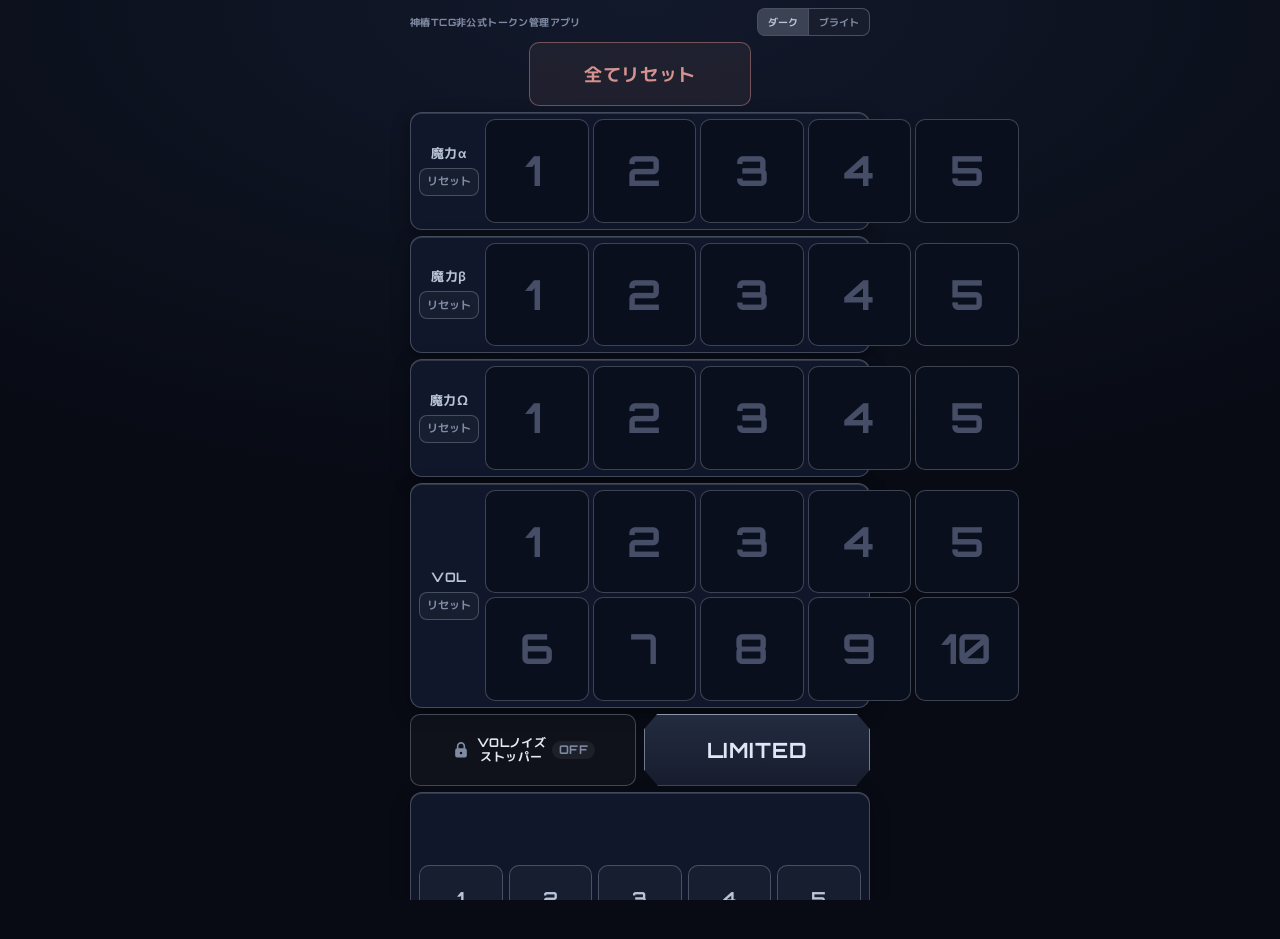
<file: index.html>
<!doctype html>
<html lang="ja">
<head>
<meta charset="utf-8">
<meta name="viewport" content="width=device-width, initial-scale=1, viewport-fit=cover, user-scalable=no">
<meta name="theme-color" content="#0b0c11">
<meta name="apple-mobile-web-app-capable" content="yes">
<meta name="mobile-web-app-capable" content="yes">
<meta name="apple-mobile-web-app-status-bar-style" content="black-translucent">
<meta name="apple-mobile-web-app-title" content="トークン管理">
<link rel="manifest" href="manifest.webmanifest">
<link rel="icon" href="icons/icon-192.png" type="image/png">
<link rel="apple-touch-icon" href="icons/apple-touch-icon.png">
<link rel="stylesheet" href="style.css">
<script>
// 初回描画前に配色を適用(ちらつき防止)。保存が無ければダーク
try { document.documentElement.dataset.theme = localStorage.getItem("tcg-token-theme") === "bright" ? "bright" : "dark"; }
catch (e) { document.documentElement.dataset.theme = "dark"; }
</script>
<title>神椿TCG非公式トークン管理</title>
</head>
<body>

<!-- トークン画像はここで一括定義(差し替え時はこの symbol を編集) -->
<svg width="0" height="0" style="position:absolute" aria-hidden="true">
  <defs>
    <!-- 彩度を抑えた色 + 左上からのやわらかい光で立体感を出す -->
    <radialGradient id="g-alpha" cx="35%" cy="30%" r="80%"><stop offset="0" stop-color="#e6a5b0"/><stop offset="1" stop-color="#bf7482"/></radialGradient>
    <radialGradient id="g-beta" cx="35%" cy="30%" r="80%"><stop offset="0" stop-color="#9ccbe4"/><stop offset="1" stop-color="#5f98b9"/></radialGradient>
    <radialGradient id="g-omega" cx="35%" cy="30%" r="80%"><stop offset="0" stop-color="#a38ddb"/><stop offset="1" stop-color="#6c54a8"/></radialGradient>
    <radialGradient id="g-vol" cx="35%" cy="30%" r="80%"><stop offset="0" stop-color="#ecc569"/><stop offset="1" stop-color="#b98d32"/></radialGradient>
    <!-- VOLノイズストッパーON中、未獲得のVOL位置に出す錠前 -->
    <symbol id="ic-lock" viewBox="0 0 24 24"><path d="M8 10.5V7.5a4 4 0 0 1 8 0v3" fill="none" stroke="currentColor" stroke-width="2" stroke-linecap="round"/><path fill="currentColor" fill-rule="evenodd" d="M7.5 10h9a2.5 2.5 0 0 1 2.5 2.5v6a2.5 2.5 0 0 1-2.5 2.5h-9A2.5 2.5 0 0 1 5 18.5v-6A2.5 2.5 0 0 1 7.5 10zM12 14a1.5 1.5 0 1 0 0 3a1.5 1.5 0 1 0 0-3z"/></symbol>
    <symbol id="tk-alpha" viewBox="0 0 100 100">
      <circle cx="50" cy="50" r="46" fill="url(#g-alpha)"/><circle cx="50" cy="50" r="45" fill="none" stroke="#fff" stroke-opacity=".22" stroke-width="1.5"/>
    </symbol>
    <symbol id="tk-beta" viewBox="0 0 100 100">
      <circle cx="50" cy="50" r="46" fill="url(#g-beta)"/><circle cx="50" cy="50" r="45" fill="none" stroke="#fff" stroke-opacity=".22" stroke-width="1.5"/>
    </symbol>
    <symbol id="tk-omega" viewBox="0 0 100 100">
      <circle cx="50" cy="50" r="46" fill="url(#g-omega)"/><circle cx="50" cy="50" r="45" fill="none" stroke="#fff" stroke-opacity=".22" stroke-width="1.5"/>
    </symbol>
    <symbol id="tk-vol" viewBox="0 0 100 100">
      <circle cx="50" cy="50" r="46" fill="url(#g-vol)"/><circle cx="50" cy="50" r="45" fill="none" stroke="#fff" stroke-opacity=".25" stroke-width="1.5"/>
    </symbol>
  </defs>
</svg>

<main id="app">
  <header class="head">
    <h1 class="title">神椿TCG非公式トークン管理アプリ</h1>
    <div class="theme-switch" role="group" aria-label="配色">
      <button type="button" data-theme="dark" aria-pressed="true">ダーク</button>
      <button type="button" data-theme="bright" aria-pressed="false">ブライト</button>
    </div>
  </header>

  <div class="topbar">
    <div class="undo-count" id="undoCount" hidden>
      <svg viewBox="0 0 44 44" aria-hidden="true"><circle class="ring" cx="22" cy="22" r="19" pathLength="100"/></svg>
      <span id="undoNum"></span>
    </div>
    <button id="resetAll" class="btn reset-all" type="button">全てリセット</button>
    <button id="undo" class="btn undo" type="button" hidden>元に戻す</button>
  </div>

  <section id="tokens"></section>

  <div class="mid">
    <button id="noise" class="btn noise" type="button" aria-pressed="false">
      <svg class="noise-icon" viewBox="0 0 24 24" aria-hidden="true"><mask id="lock-hole"><rect width="24" height="24" fill="#fff"/><circle cx="12" cy="15.5" r="1.5" fill="#000"/></mask><path d="M8 10.5V7.5a4 4 0 0 1 8 0v3" fill="none" stroke="currentColor" stroke-width="2" stroke-linecap="round"/><rect x="5" y="10" width="14" height="11" rx="2.5" fill="currentColor" mask="url(#lock-hole)"/></svg>
      <span class="noise-text">VOLノイズ<br>ストッパー</span>
      <span class="noise-state">OFF</span>
    </button>
    <button id="limited" class="limited" type="button" aria-pressed="false">
      <span class="limited-text">LIMITED</span>
      <span class="limited-used">使用済</span>
    </button>
  </div>

  <section class="panel dice" id="dice">
    <div class="dice-top">
      <div class="dice-result" id="diceResult" aria-live="polite"></div>
      <div class="dice-total" id="diceTotal"></div>
    </div>
    <div class="dice-btns" id="diceBtns"></div>
  </section>
</main>

<script src="app.js"></script>
</body>
</html>
</file>
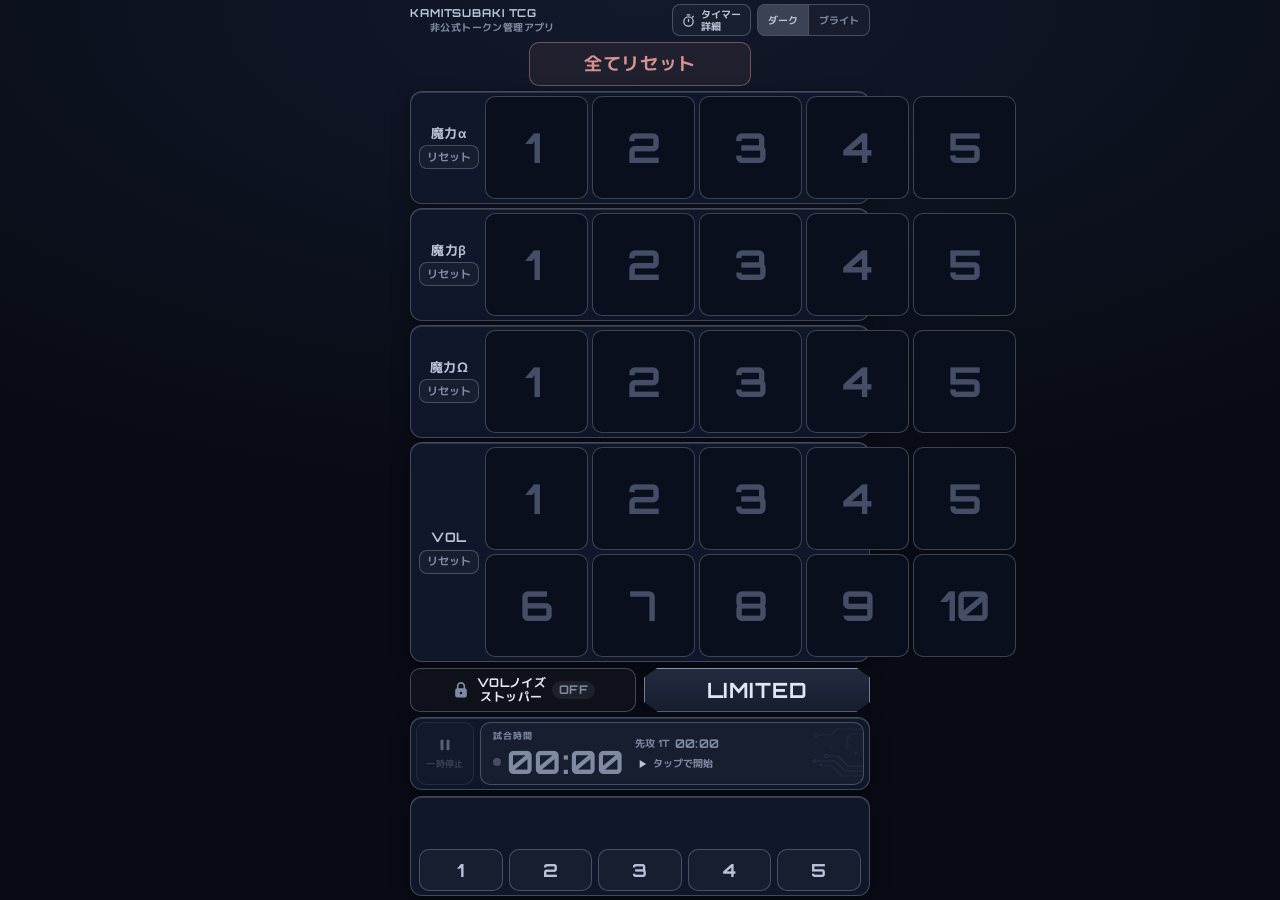
<file: timer/index.html>
<!doctype html>
<html lang="ja">
<head>
<meta charset="utf-8">
<meta name="viewport" content="width=device-width, initial-scale=1, viewport-fit=cover, maximum-scale=1, user-scalable=no">
<meta name="theme-color" content="#0b0c11">
<meta name="apple-mobile-web-app-capable" content="yes">
<meta name="mobile-web-app-capable" content="yes">
<meta name="apple-mobile-web-app-status-bar-style" content="black-translucent">
<meta name="apple-mobile-web-app-title" content="KCG タイマー+">
<link rel="manifest" href="manifest.webmanifest">
<link rel="icon" href="../icons/icon-192.png" type="image/png">
<link rel="apple-touch-icon" href="../icons/apple-touch-icon.png">
<link rel="stylesheet" href="style.css">
<link rel="stylesheet" href="timer.css">
<script>
// 初回描画前に配色を適用(ちらつき防止)。保存が無ければダーク
try { document.documentElement.dataset.theme = localStorage.getItem("tcg-timer-theme") === "bright" ? "bright" : "dark"; }
catch (e) { document.documentElement.dataset.theme = "dark"; }
</script>
<title>KCG タイマー+</title>
</head>
<body>

<!-- トークン画像はここで一括定義(差し替え時はこの symbol を編集) -->
<svg width="0" height="0" style="position:absolute" aria-hidden="true">
  <defs>
    <!-- 彩度を抑えた色 + 左上からのやわらかい光で立体感を出す -->
    <radialGradient id="g-alpha" cx="35%" cy="30%" r="80%"><stop offset="0" stop-color="#e6a5b0"/><stop offset="1" stop-color="#bf7482"/></radialGradient>
    <radialGradient id="g-beta" cx="35%" cy="30%" r="80%"><stop offset="0" stop-color="#9ccbe4"/><stop offset="1" stop-color="#5f98b9"/></radialGradient>
    <radialGradient id="g-omega" cx="35%" cy="30%" r="80%"><stop offset="0" stop-color="#a38ddb"/><stop offset="1" stop-color="#6c54a8"/></radialGradient>
    <radialGradient id="g-vol" cx="35%" cy="30%" r="80%"><stop offset="0" stop-color="#ecc569"/><stop offset="1" stop-color="#b98d32"/></radialGradient>
    <!-- VOLノイズストッパーON中、未獲得のVOL位置に出す錠前 -->
    <symbol id="ic-lock" viewBox="0 0 24 24"><path d="M8 10.5V7.5a4 4 0 0 1 8 0v3" fill="none" stroke="currentColor" stroke-width="2" stroke-linecap="round"/><path fill="currentColor" fill-rule="evenodd" d="M7.5 10h9a2.5 2.5 0 0 1 2.5 2.5v6a2.5 2.5 0 0 1-2.5 2.5h-9A2.5 2.5 0 0 1 5 18.5v-6A2.5 2.5 0 0 1 7.5 10zM12 14a1.5 1.5 0 1 0 0 3a1.5 1.5 0 1 0 0-3z"/></symbol>
    <symbol id="tk-alpha" viewBox="0 0 100 100">
      <circle cx="50" cy="50" r="46" fill="url(#g-alpha)"/><circle cx="50" cy="50" r="45" fill="none" stroke="#fff" stroke-opacity=".22" stroke-width="1.5"/>
    </symbol>
    <symbol id="tk-beta" viewBox="0 0 100 100">
      <circle cx="50" cy="50" r="46" fill="url(#g-beta)"/><circle cx="50" cy="50" r="45" fill="none" stroke="#fff" stroke-opacity=".22" stroke-width="1.5"/>
    </symbol>
    <symbol id="tk-omega" viewBox="0 0 100 100">
      <circle cx="50" cy="50" r="46" fill="url(#g-omega)"/><circle cx="50" cy="50" r="45" fill="none" stroke="#fff" stroke-opacity=".22" stroke-width="1.5"/>
    </symbol>
    <symbol id="tk-vol" viewBox="0 0 100 100">
      <circle cx="50" cy="50" r="46" fill="url(#g-vol)"/><circle cx="50" cy="50" r="45" fill="none" stroke="#fff" stroke-opacity=".25" stroke-width="1.5"/>
    </symbol>
  </defs>
</svg>

<main id="app">
  <header class="head">
    <h1 class="title"><span class="l1">KAMITSUBAKI TCG</span><span class="l2">非公式トークン管理アプリ</span></h1>
    <div class="head-right">
      <button id="openDetail" class="detail-btn" type="button" aria-label="タイマー詳細を開く">
        <svg class="tm-ico" viewBox="0 0 24 24" aria-hidden="true" style="fill:none;stroke:currentColor;stroke-width:2;stroke-linecap:round"><circle cx="12" cy="13.5" r="7.5"/><path d="M12 13.5V10M10 3h4M18.5 6.5l1.2-1.2"/></svg>
        <span class="t">タイマー<br>詳細</span>
      </button>
      <div class="theme-switch" role="group" aria-label="配色">
        <button type="button" data-theme="dark" aria-pressed="true">ダーク</button>
        <button type="button" data-theme="bright" aria-pressed="false">ブライト</button>
      </div>
    </div>
  </header>

  <div class="topbar">
    <div class="undo-count" id="undoCount" hidden>
      <svg viewBox="0 0 44 44" aria-hidden="true"><circle class="ring" cx="22" cy="22" r="19" pathLength="100"/></svg>
      <span id="undoNum"></span>
    </div>
    <button id="resetAll" class="btn reset-all" type="button">全てリセット</button>
    <button id="undo" class="btn undo" type="button" hidden>元に戻す</button>
  </div>

  <section id="tokens"></section>

  <div class="mid">
    <button id="noise" class="btn noise" type="button" aria-pressed="false">
      <svg class="noise-icon" viewBox="0 0 24 24" aria-hidden="true"><mask id="lock-hole"><rect width="24" height="24" fill="#fff"/><circle cx="12" cy="15.5" r="1.5" fill="#000"/></mask><path d="M8 10.5V7.5a4 4 0 0 1 8 0v3" fill="none" stroke="currentColor" stroke-width="2" stroke-linecap="round"/><rect x="5" y="10" width="14" height="11" rx="2.5" fill="currentColor" mask="url(#lock-hole)"/></svg>
      <span class="noise-text">VOLノイズ<br>ストッパー</span>
      <span class="noise-state">OFF</span>
    </button>
    <button id="limited" class="limited" type="button" aria-pressed="false">
      <span class="limited-text">LIMITED</span>
      <span class="limited-used">使用済</span>
    </button>
  </div>

  <!-- 標準タイマー: 左=一時停止/再開、右=試合時間(タップで開始・ターン交代) -->
  <section class="panel tbar d4" id="timerBar">
    <button id="tmPause" class="tm-pause" type="button" aria-label="一時停止">
      <svg class="tm-ico ic-pause" viewBox="0 0 24 24" aria-hidden="true"><rect x="6" y="5" width="4" height="14" rx="1"/><rect x="14" y="5" width="4" height="14" rx="1"/></svg>
      <svg class="tm-ico ic-play" viewBox="0 0 24 24" aria-hidden="true"><path d="M8 5l11 7-11 7z"/></svg>
      <small id="tmPauseLabel">一時停止</small>
    </button>
    <button id="tmMain" class="main" type="button">
      <span class="l"><span class="tm-cap">試合時間</span><span class="tm-numrow"><span class="tm-mark" aria-hidden="true"></span><span class="tm-time big" id="tmMatch"></span></span></span>
      <span class="r"><span class="now-s"><span id="tmWho"></span><span class="tm-time" id="tmCur"></span></span><span class="hint" id="tmHint"></span></span>
    </button>
  </section>

  <section class="panel dice" id="dice">
    <div class="dice-top">
      <div class="dice-result" id="diceResult" aria-live="polite"></div>
      <div class="dice-total" id="diceTotal"></div>
    </div>
    <div class="dice-btns" id="diceBtns"></div>
  </section>
</main>

<!-- タイマー詳細(全画面) -->
<div class="full dd" id="detail" hidden><div class="full-in">
  <div class="full-head">
    <button id="closeDetail" class="close-btn" type="button"><svg class="tm-ico" viewBox="0 0 24 24" aria-hidden="true" style="fill:none;stroke:currentColor;stroke-width:2.4;stroke-linecap:round;stroke-linejoin:round"><path d="M15 5l-7 7 7 7"/></svg>戻る</button>
    <span class="tm-sub">タイマー詳細</span><span style="width:60px"></span>
  </div>
  <div class="match">
    <div class="dd-cap"><span class="tm-cap">試合時間</span><span class="dd-start"><svg viewBox="0 0 16 16" width="11" height="11" fill="none" stroke="currentColor" stroke-width="1.4" aria-hidden="true"><rect x="2" y="3" width="12" height="11" rx="2"/><path d="M2 6.5h12M5.5 1.5v3M10.5 1.5v3"/></svg><span id="ddStart">開始 —</span></span></div>
    <span class="tm-time" id="ddMatch"></span>
    <div class="nowline"><span id="ddStat"></span><span id="ddWho"></span><span>今のターン <span class="tm-time" id="ddCur"></span></span></div>
  </div>
  <div class="dd-seat"><span class="dd-k">先後</span>
    <div class="dd-seg" role="group" aria-label="あなたの先攻後攻">
      <button type="button" data-seat="1" aria-pressed="false">先攻</button><button type="button" data-seat="2" aria-pressed="false">後攻</button>
    </div>
  </div>
  <div class="dd-notice" id="ddNotice"><svg viewBox="0 0 16 16" width="11" height="11" fill="none" stroke="currentColor" stroke-width="1.4" aria-hidden="true"><circle cx="8" cy="5.5" r="3"/><path d="M2.5 14.5c.6-3 2.8-4.5 5.5-4.5s4.9 1.5 5.5 4.5"/></svg>あなたの先攻後攻を選択してください</div>
  <div class="tots">
    <div class="tot-card dd-card p1" id="ddCard1"></div>
    <div class="tot-card dd-card p2" id="ddCard2"></div>
  </div>
  <div class="tl" id="ddTurns"></div>
</div></div>

<script src="deco.js"></script>
<script src="app.js"></script>
<script src="timer.js"></script>
</body>
</html>
</file>
<file: style.css>
@font-face {
  font-family: "Orbitron";
  src: url("fonts/orbitron-700.woff2") format("woff2");
  font-weight: 700;
  font-display: swap;
}

/* 日本語・ギリシャ文字用。使用文字だけに絞った軽量版(文言を増やしたら作り直す) */
@font-face {
  font-family: "M PLUS 1p Subset";
  src: url("fonts/mplus1p-700-subset.woff2") format("woff2");
  font-weight: 700;
  font-display: swap;
}

:root {
  --font: "Orbitron", "M PLUS 1p Subset", system-ui, -apple-system, "Hiragino Sans", "Yu Gothic UI", sans-serif;
  color-scheme: dark;

  /* ダーク(既定): ミッドナイト × シルバー */
  --bg-top: #12192b;
  --bg-bottom: #080b14;
  --panel: #10172a;
  --panel-line: rgba(160, 190, 255, .10);
  --panel-edge: rgba(225, 232, 245, .24);
  --panel-hi: rgba(255, 255, 255, .14);
  --well: #0a0f1d;            /* トークンの受け皿 */
  --ghost: rgba(255, 255, 255, .03);
  --chip: rgba(255, 255, 255, .06);
  --used-bg: #151b2e;

  --gold: #b9c4d8;            /* 強調色(ダークではシルバー) */
  --gold-dim: rgba(185, 196, 216, .30);
  --text: #e4e9f3;
  --text-sub: #7f8aa3;
  --text-off: #454e66;

  --wine: #d6928f;
  --steel: #8fb0e6;
  --ember: #d0475a;           /* ストッパーON: クリムゾン */
  --ember-text: #fff1f3;
  /* LIMITED プレート: ガンメタル + 銀の縁 */
  --lim-a: #232b40;
  --lim-b: #171d2e;
  --lim-text: #dfe6f4;
  --lim-edge: rgba(185, 196, 216, .55);

  /* トークンの色(ダーク: 暗く沈めたガラス調) */
  --c-alpha: #e69ab3;
  --c-beta: #8ec4e4;
  --c-omega: #a99fe8;
  --c-vol: #e6c87a;
}

/* ブライト: アイボリー */
:root[data-theme="bright"] {
  --c-alpha: #e8aebb;
  --c-beta: #a3cae2;
  --c-omega: #a896d0;
  --c-vol: #eac45a;
  color-scheme: light;
  --bg-top: #f4efe6;
  --bg-bottom: #e4ddd0;
  --panel: #fbf8f2;
  --panel-line: rgba(60, 50, 30, .14);
  --panel-edge: rgba(60, 50, 30, .14);
  --panel-hi: rgba(255, 255, 255, .04);
  --well: #ece6da;
  --ghost: rgba(0, 0, 0, .03);
  --chip: rgba(0, 0, 0, .06);
  --used-bg: #ddd6c7;

  --gold: #8a6d2f;
  --gold-dim: rgba(138, 109, 47, .40);
  --text: #2a2620;
  --text-sub: #7a7264;
  --text-off: #b3aa98;

  --wine: #a64a45;
  --steel: #3f5f95;
  --ember: #a8453b;           /* ストッパーON: ブリックレッド */
  --ember-text: #fff1ee;
  /* LIMITED プレート: サンド(砂色)+ 金茶の縁 */
  --lim-a: #dccfb4;
  --lim-b: #cbbc9d;
  --lim-text: #4a3a1c;
  --lim-edge: rgba(138, 109, 47, .55);
}

* { box-sizing: border-box; -webkit-tap-highlight-color: transparent; }

html, body { margin: 0; height: 100%; height: 100dvh; overflow: hidden; overscroll-behavior: none; }
body {
  background: radial-gradient(120% 80% at 50% 0%, var(--bg-top), var(--bg-bottom) 70%);
  background-color: var(--bg-bottom);
  background-attachment: fixed;
  color: var(--text);
  font-family: var(--font);
  font-weight: 700;
  touch-action: manipulation;
  user-select: none;
  -webkit-user-select: none;
  padding: env(safe-area-inset-top) env(safe-area-inset-right) env(safe-area-inset-bottom) env(safe-area-inset-left);
}

/* 1画面に収める: 高さ(dvh)に応じてトークンの大きさを縮める */
#app {
  --tk: min(calc((100vw - 130px) / 5), 11.5dvh);
  max-width: 480px; margin: 0 auto; height: 100%; min-height: 0;
  padding: 8px 10px; display: flex; flex-direction: column; justify-content: space-between; gap: 6px;
}

.panel {
  --panel-line: var(--panel-edge);
  background: var(--panel); border: 1px solid var(--panel-line); border-radius: 12px; padding: 6px 8px;
  box-shadow: 0 6px 18px rgba(0, 0, 0, .35), inset 0 1px 0 var(--panel-hi);
}

button { font: inherit; color: inherit; cursor: pointer; }

/* ---- トークン枠(ラベル | トークン行) ---- */
#tokens { display: flex; flex-direction: column; gap: 6px; }
.group { display: flex; align-items: center; gap: 6px; }
.group-side { flex: none; width: 60px; display: flex; flex-direction: column; align-items: center; gap: 6px; }
.group-label { text-align: center; font-size: 13px; font-weight: 700; line-height: 1.2; color: var(--gold); letter-spacing: .04em; }
.group-body { flex: 1; min-width: 0; display: flex; flex-direction: column; gap: 4px; }
.row-tokens { display: grid; grid-template-columns: repeat(5, 1fr); gap: 4px; justify-items: center; }
.row-reset {
  width: 100%; min-height: 28px; padding: 0; border-radius: 8px; border: 1px solid var(--panel-line);
  background: var(--ghost); color: var(--text-sub); font-size: 11px; line-height: 1; white-space: nowrap;
  transition: background .12s, color .12s;
}
.row-reset:active { background: var(--chip); color: var(--text); }

.token {
  --tc: var(--c-alpha);
  display: flex; flex-direction: column; align-items: center; gap: 0;
  background: none; border: 0; padding: 0; width: 100%;
}
.token[data-kind="beta"] { --tc: var(--c-beta); }
.token[data-kind="omega"] { --tc: var(--c-omega); }
.token[data-kind="vol"] { --tc: var(--c-vol); }

/* 受け皿: ONのときだけトークン色の細い縁がうっすら光る */
.token .img {
  position: relative; display: block;
  width: var(--tk); height: var(--tk); max-width: 100%; border-radius: 10px; background: var(--well);
  border: 1px solid color-mix(in srgb, var(--tc) 55%, transparent);
  box-shadow: inset 0 0 12px color-mix(in srgb, var(--tc) 14%, transparent);
  padding: 3px; transition: border-color .15s, box-shadow .15s, transform .08s;
}
.token svg { width: 100%; height: 100%; display: block; transition: opacity .15s, filter .15s; }

/* 数字は円の中央に重ねる。円の色に対して読みやすい濃色 */
.token .num {
  position: absolute; inset: 0; display: flex; align-items: center; justify-content: center;
  font-size: calc(var(--tk) * .4); font-weight: 700; line-height: 1; color: #15171f;
}
.token[data-kind="omega"] .num { color: #f1ecff; }
/* Orbitron の「1」は字形が右に寄って見えるため、少し左へ寄せる */
.token[data-n="1"] .num { padding-right: calc(var(--tk) * .07); }

/* ダーク: 塗り円はSVGの代わりに、暗く沈めた色味+細い縁+明るい数字で描く */
:root:not([data-theme="bright"]) .token svg:not(.lock) { display: none; }
:root:not([data-theme="bright"]) .token .img::before {
  content: ""; position: absolute; inset: 3px; border-radius: 50%;
  background: radial-gradient(circle at 35% 30%, color-mix(in srgb, var(--tc) 46%, #0a0f1d), color-mix(in srgb, var(--tc) 28%, #0a0f1d));
  border: 1.5px solid color-mix(in srgb, var(--tc) 80%, transparent);
}
:root:not([data-theme="bright"]) .token .num { color: #f2f5fb; }
:root:not([data-theme="bright"]) .token.off .img::before { display: none; }
:root:not([data-theme="bright"]) .token.off .num { color: var(--text-off); }

/* ブライト: やわらかい縁なしの塗り円+焦げ茶の数字 */
:root[data-theme="bright"] .token svg:not(.lock) { display: none; }
:root[data-theme="bright"] .token .img::before {
  content: ""; position: absolute; inset: 3px; border-radius: 50%;
  background: radial-gradient(circle at 35% 30%, color-mix(in srgb, var(--tc) 70%, #fff), var(--tc));
}
:root[data-theme="bright"] .token .num { color: #3a2f1a; }
:root[data-theme="bright"] .token.off .img::before { display: none; }
:root[data-theme="bright"] .token.off .num { color: var(--text-off); }

.token.off .img { border-color: var(--panel-line); box-shadow: none; }
.token.off svg { opacity: .16; filter: grayscale(1); }
.token.off .num { color: var(--text-off); }
.token:active .img { transform: scale(.94); }

/* VOL ノイズストッパー中の見た目 */
.panel.vol.noise-on { border-color: color-mix(in srgb, var(--ember) 70%, transparent); box-shadow: 0 0 0 1px color-mix(in srgb, var(--ember) 35%, transparent), 0 6px 18px rgba(0, 0, 0, .35); }
.panel.vol.noise-on .token.off { cursor: not-allowed; }
.token .lock { display: none; }
.panel.vol.noise-on .token.off .lock {
  display: block; position: absolute; left: 50%; top: 50%; width: calc(var(--tk) * .42); height: calc(var(--tk) * .42);
  transform: translate(-50%, -50%); color: color-mix(in srgb, var(--ember) 75%, transparent); opacity: 1; filter: none;
}
.panel.vol.noise-on .token.off .num { visibility: hidden; }
.panel.vol.noise-on .token.off .img { border-style: dashed; border-color: color-mix(in srgb, var(--ember) 45%, transparent); }

/* ---- ヘッダー(配色切替 | タイトル) ---- */
.head { display: flex; align-items: center; justify-content: space-between; gap: 8px; min-height: 28px; }
.theme-switch { flex: none; display: flex; height: 28px; border: 1px solid var(--gold-dim); border-radius: 8px; overflow: hidden; background: var(--ghost); }
.theme-switch button { border: 0; background: none; padding: 0 10px; font-size: 10px; line-height: 1; color: var(--text-sub); white-space: nowrap; transition: background .15s, color .15s; }
.theme-switch button + button { border-left: 1px solid var(--gold-dim); }
.theme-switch button[aria-pressed="true"] { background: color-mix(in srgb, var(--gold) 22%, transparent); color: var(--gold); }
.title { margin: 0; font-size: 10px; font-weight: 700; color: var(--text-sub); letter-spacing: .04em; text-align: left; white-space: nowrap; }

/* ---- 最上段(カウントダウン | 全てリセット | 元に戻す) ---- */
.topbar { --bar-h: clamp(48px, 7.5dvh, 64px); display: grid; grid-template-columns: 1fr 2fr 1fr; align-items: center; gap: 8px; }
[hidden] { display: none !important; }

.btn {
  min-height: 44px; border-radius: 10px; border: 1px solid var(--gold-dim); background: var(--ghost);
  color: var(--gold); padding: 4px 10px; font-weight: 700; letter-spacing: .03em;
  transition: background .1s, border-color .1s;
}
/* 押下は色の変化のみ。scaleで縮めると文字の行位置が端数ピクセルで丸め直されてずれて見える */
.btn:active { background: color-mix(in srgb, var(--gold) 16%, transparent); border-color: var(--gold); }

.btn.reset-all {
  grid-column: 2; height: var(--bar-h); font-size: 18px;
  background: color-mix(in srgb, var(--wine) 8%, transparent);
  border-color: color-mix(in srgb, var(--wine) 45%, transparent); color: var(--wine);
}
.btn.reset-all:active { background: color-mix(in srgb, var(--wine) 20%, transparent); }

.undo-count {
  grid-column: 1; justify-self: center; position: relative; width: var(--bar-h); height: var(--bar-h);
  display: grid; place-items: center; font-size: 24px; color: var(--gold); font-variant-numeric: tabular-nums;
}
.undo-count svg { position: absolute; inset: 0; width: 100%; height: 100%; transform: rotate(-90deg); }
.undo-count .ring { fill: none; stroke: var(--gold); stroke-width: 2.5; stroke-dasharray: 100; stroke-dashoffset: 0; }
/* 残り時間に合わせて円弧が12時の位置から時計回りに短くなる */
.undo-count.run .ring { animation: undo-ring var(--undo-ms, 5000ms) linear forwards; }
@keyframes undo-ring { from { stroke-dashoffset: 0; } to { stroke-dashoffset: 100; } }

.btn.undo {
  grid-column: 3; height: var(--bar-h); padding: 4px 2px; font-size: 15px; color: var(--steel);
  background: color-mix(in srgb, var(--steel) 8%, transparent);
  border-color: color-mix(in srgb, var(--steel) 45%, transparent);
}
.btn.undo:active { background: color-mix(in srgb, var(--steel) 20%, transparent); }

/* ---- 中段(ノイズストッパー | LIMITED) ---- */
.mid { display: grid; grid-template-columns: 1fr 1fr; gap: 8px; align-items: stretch; }

.noise { display: flex; align-items: center; justify-content: center; gap: 6px; font-size: 12px; line-height: 14px; color: var(--text); }
.noise-icon { width: 20px; height: 20px; flex: none; color: var(--text-sub); }
.noise[aria-pressed="true"] .noise-icon { color: var(--ember); }
.noise-state {
  flex: none; width: 3.6em; text-align: center; padding: 2px 0; border-radius: 999px; font-size: 12px; /* ON/OFFで幅が変わらないよう固定 */
  background: var(--chip); color: var(--text-sub);
}
.noise[aria-pressed="true"] { background: color-mix(in srgb, var(--ember) 12%, transparent); border-color: var(--ember); }
.noise[aria-pressed="true"] .noise-state { background: var(--ember); color: var(--ember-text); }

.limited {
  position: relative; width: 100%; height: 100%; min-height: clamp(44px, 8dvh, 72px); border: 0;
  background: linear-gradient(180deg, var(--lim-a), var(--lim-b));
  box-shadow: inset 0 1px 0 rgba(255, 255, 255, .18), inset 0 0 0 1px var(--lim-edge);
  clip-path: polygon(6% 0, 94% 0, 100% 22%, 100% 78%, 94% 100%, 6% 100%, 0 78%, 0 22%);
  color: var(--lim-text); font-weight: 700; font-size: 21px; letter-spacing: .04em;
  display: flex; align-items: center; justify-content: center; transition: filter .15s, background .15s;
}
.limited-used { display: none; position: absolute; bottom: 3px; right: 14%; font-size: 11px; font-weight: 700; letter-spacing: 0; }
.limited[aria-pressed="true"] { background: var(--used-bg); box-shadow: inset 0 0 0 1px var(--panel-line); color: var(--text-off); }
.limited[aria-pressed="true"] .limited-used { display: block; }
.limited[aria-pressed="true"] .limited-text { text-decoration: line-through; }

/* ---- ダイス ---- */
.dice-top { display: flex; align-items: center; justify-content: space-between; gap: 8px; min-height: clamp(46px, 7dvh, 60px); margin-bottom: 6px; }
.dice-result { display: flex; gap: 6px; }
.die {
  width: 42px; height: 42px; display: flex; align-items: center; justify-content: center;
  border: 1.5px solid var(--gold); border-radius: 10px; font-size: 24px; font-weight: 700; color: var(--text);
  background: var(--well); box-shadow: inset 0 0 10px color-mix(in srgb, var(--gold) 14%, transparent);
}
.die.rolling { border-color: var(--text-off); color: var(--text-sub); box-shadow: none; }
.die.pop { animation: pop .22s ease-out; }
@keyframes pop { 0% { transform: scale(1.25); } 100% { transform: scale(1); } }
.dice-total { padding-right: 12px; font-size: 13px; color: var(--text-sub); white-space: nowrap; }
.dice-btns { display: grid; grid-template-columns: repeat(5, 1fr); gap: 6px; }
.dice-btns .btn { font-size: 18px; padding: 4px 0; min-height: clamp(46px, 7.5dvh, 70px); }

@media (prefers-reduced-motion: reduce) {
  .die.pop { animation: none; }
}
</file>
<file: timer/style.css>
@font-face {
  font-family: "Orbitron";
  src: url("../fonts/orbitron-700.woff2") format("woff2");
  font-weight: 700;
  font-display: swap;
}

/* 日本語・ギリシャ文字用。使用文字だけに絞った軽量版(タイマー版の文言を追加して作り直したもの。文言を増やしたら作り直す) */
@font-face {
  font-family: "M PLUS 1p Subset";
  src: url("fonts/mplus1p-700-subset-timer.woff2") format("woff2");
  font-weight: 700;
  font-display: swap;
}

:root {
  --font: "Orbitron", "M PLUS 1p Subset", system-ui, -apple-system, "Hiragino Sans", "Yu Gothic UI", sans-serif;
  color-scheme: dark;

  /* ダーク(既定): ミッドナイト × シルバー */
  --bg-top: #12192b;
  --bg-bottom: #080b14;
  --panel: #10172a;
  --panel-line: rgba(160, 190, 255, .10);
  --panel-edge: rgba(225, 232, 245, .24);
  --panel-hi: rgba(255, 255, 255, .14);
  --well: #0a0f1d;            /* トークンの受け皿 */
  --ghost: rgba(255, 255, 255, .03);
  --chip: rgba(255, 255, 255, .06);
  --used-bg: #151b2e;

  --gold: #b9c4d8;            /* 強調色(ダークではシルバー) */
  --gold-dim: rgba(185, 196, 216, .30);
  --text: #e4e9f3;
  --text-sub: #7f8aa3;
  --text-off: #454e66;

  --wine: #d6928f;
  --steel: #8fb0e6;
  --ember: #d0475a;           /* ストッパーON: クリムゾン */
  --ember-text: #fff1f3;
  /* LIMITED プレート: ガンメタル + 銀の縁 */
  --lim-a: #232b40;
  --lim-b: #171d2e;
  --lim-text: #dfe6f4;
  --lim-edge: rgba(185, 196, 216, .55);

  /* トークンの色(ダーク: 暗く沈めたガラス調) */
  --c-alpha: #e69ab3;
  --c-beta: #8ec4e4;
  --c-omega: #a99fe8;
  --c-vol: #e6c87a;
}

/* ブライト: アイボリー */
:root[data-theme="bright"] {
  --c-alpha: #e8aebb;
  --c-beta: #a3cae2;
  --c-omega: #a896d0;
  --c-vol: #eac45a;
  color-scheme: light;
  --bg-top: #f4efe6;
  --bg-bottom: #e4ddd0;
  --panel: #fbf8f2;
  --panel-line: rgba(60, 50, 30, .14);
  --panel-edge: rgba(60, 50, 30, .14);
  --panel-hi: rgba(255, 255, 255, .04);
  --well: #ece6da;
  --ghost: rgba(0, 0, 0, .03);
  --chip: rgba(0, 0, 0, .06);
  --used-bg: #ddd6c7;

  --gold: #8a6d2f;
  --gold-dim: rgba(138, 109, 47, .40);
  --text: #2a2620;
  --text-sub: #7a7264;
  --text-off: #b3aa98;

  --wine: #a64a45;
  --steel: #3f5f95;
  --ember: #a8453b;           /* ストッパーON: ブリックレッド */
  --ember-text: #fff1ee;
  /* LIMITED プレート: サンド(砂色)+ 金茶の縁 */
  --lim-a: #dccfb4;
  --lim-b: #cbbc9d;
  --lim-text: #4a3a1c;
  --lim-edge: rgba(138, 109, 47, .55);
}

* { box-sizing: border-box; -webkit-tap-highlight-color: transparent; }

html, body { margin: 0; height: 100%; overflow: hidden; overscroll-behavior: none; }
/* ホーム画面から起動したとき、iOS では 100dvh が実際の画面より短くなり下に隙間ができることがあるため、画面全体に固定する */
body {
  position: fixed; inset: 0; height: auto;
  background: radial-gradient(120% 80% at 50% 0%, var(--bg-top), var(--bg-bottom) 70%);
  background-color: var(--bg-bottom);
  background-attachment: fixed;
  color: var(--text);
  font-family: var(--font);
  font-weight: 700;
  touch-action: manipulation;
  user-select: none;
  -webkit-user-select: none;
  padding: env(safe-area-inset-top) env(safe-area-inset-right) env(safe-area-inset-bottom) env(safe-area-inset-left);
}

/* 1画面に収める: 高さ(--vh)に応じてトークンの大きさを縮める */
#app {
  --tk: min(calc((100vw - 130px) / 5), calc(11.5 * var(--vh-full)));
  max-width: 480px; margin: 0 auto; height: 100%; min-height: 0;
  padding: 8px 10px; display: flex; flex-direction: column; justify-content: space-between; gap: 6px;
}

.panel {
  --panel-line: var(--panel-edge);
  background: var(--panel); border: 1px solid var(--panel-line); border-radius: 12px; padding: 6px 8px;
  box-shadow: 0 6px 18px rgba(0, 0, 0, .35), inset 0 1px 0 var(--panel-hi);
}

button { font: inherit; color: inherit; cursor: pointer; }

/* ---- トークン枠(ラベル | トークン行) ---- */
#tokens { display: flex; flex-direction: column; gap: 6px; }
.group { display: flex; align-items: center; gap: 6px; }
.group-side { flex: none; width: 60px; display: flex; flex-direction: column; align-items: center; gap: 6px; }
.group-label { text-align: center; font-size: 13px; font-weight: 700; line-height: 1.2; color: var(--gold); letter-spacing: .04em; }
.group-body { flex: 1; min-width: 0; display: flex; flex-direction: column; gap: 4px; }
.row-tokens { display: grid; grid-template-columns: repeat(5, 1fr); gap: 4px; justify-items: center; }
.row-reset {
  width: 100%; min-height: 28px; padding: 0; border-radius: 8px; border: 1px solid var(--panel-line);
  background: var(--ghost); color: var(--text-sub); font-size: 11px; line-height: 1; white-space: nowrap;
  transition: background .12s, color .12s;
}
.row-reset:active { background: var(--chip); color: var(--text); }

.token {
  --tc: var(--c-alpha);
  display: flex; flex-direction: column; align-items: center; gap: 0;
  background: none; border: 0; padding: 0; width: 100%;
}
.token[data-kind="beta"] { --tc: var(--c-beta); }
.token[data-kind="omega"] { --tc: var(--c-omega); }
.token[data-kind="vol"] { --tc: var(--c-vol); }

/* 受け皿: ONのときだけトークン色の細い縁がうっすら光る */
.token .img {
  position: relative; display: block;
  width: var(--tk); height: var(--tk); max-width: 100%; border-radius: 10px; background: var(--well);
  border: 1px solid color-mix(in srgb, var(--tc) 55%, transparent);
  box-shadow: inset 0 0 12px color-mix(in srgb, var(--tc) 14%, transparent);
  padding: 3px; transition: border-color .15s, box-shadow .15s, transform .08s;
}
.token svg { width: 100%; height: 100%; display: block; transition: opacity .15s, filter .15s; }

/* 数字は円の中央に重ねる。円の色に対して読みやすい濃色 */
.token .num {
  position: absolute; inset: 0; display: flex; align-items: center; justify-content: center;
  font-size: calc(var(--tk) * .4); font-weight: 700; line-height: 1; color: #15171f;
}
.token[data-kind="omega"] .num { color: #f1ecff; }
/* Orbitron の「1」は字形が右に寄って見えるため、少し左へ寄せる */
.token[data-n="1"] .num { padding-right: calc(var(--tk) * .07); }

/* ダーク: 塗り円はSVGの代わりに、暗く沈めた色味+細い縁+明るい数字で描く */
:root:not([data-theme="bright"]) .token svg:not(.lock) { display: none; }
:root:not([data-theme="bright"]) .token .img::before {
  content: ""; position: absolute; inset: 3px; border-radius: 50%;
  background: radial-gradient(circle at 35% 30%, color-mix(in srgb, var(--tc) 46%, #0a0f1d), color-mix(in srgb, var(--tc) 28%, #0a0f1d));
  border: 1.5px solid color-mix(in srgb, var(--tc) 80%, transparent);
}
:root:not([data-theme="bright"]) .token .num { color: #f2f5fb; }
:root:not([data-theme="bright"]) .token.off .img::before { display: none; }
:root:not([data-theme="bright"]) .token.off .num { color: var(--text-off); }

/* ブライト: やわらかい縁なしの塗り円+焦げ茶の数字 */
:root[data-theme="bright"] .token svg:not(.lock) { display: none; }
:root[data-theme="bright"] .token .img::before {
  content: ""; position: absolute; inset: 3px; border-radius: 50%;
  background: radial-gradient(circle at 35% 30%, color-mix(in srgb, var(--tc) 70%, #fff), var(--tc));
}
:root[data-theme="bright"] .token .num { color: #3a2f1a; }
:root[data-theme="bright"] .token.off .img::before { display: none; }
:root[data-theme="bright"] .token.off .num { color: var(--text-off); }

.token.off .img { border-color: var(--panel-line); box-shadow: none; }
.token.off svg { opacity: .16; filter: grayscale(1); }
.token.off .num { color: var(--text-off); }
.token:active .img { transform: scale(.94); }

/* VOL ノイズストッパー中の見た目 */
.panel.vol.noise-on { border-color: color-mix(in srgb, var(--ember) 70%, transparent); box-shadow: 0 0 0 1px color-mix(in srgb, var(--ember) 35%, transparent), 0 6px 18px rgba(0, 0, 0, .35); }
.panel.vol.noise-on .token.off { cursor: not-allowed; }
.token .lock { display: none; }
.panel.vol.noise-on .token.off .lock {
  display: block; position: absolute; left: 50%; top: 50%; width: calc(var(--tk) * .42); height: calc(var(--tk) * .42);
  transform: translate(-50%, -50%); color: color-mix(in srgb, var(--ember) 75%, transparent); opacity: 1; filter: none;
}
.panel.vol.noise-on .token.off .num { visibility: hidden; }
.panel.vol.noise-on .token.off .img { border-style: dashed; border-color: color-mix(in srgb, var(--ember) 45%, transparent); }

/* ---- ヘッダー(配色切替 | タイトル) ---- */
.head { display: flex; align-items: center; justify-content: space-between; gap: 8px; min-height: 28px; }
.theme-switch { flex: none; display: flex; height: 28px; border: 1px solid var(--gold-dim); border-radius: 8px; overflow: hidden; background: var(--ghost); }
.theme-switch button { border: 0; background: none; padding: 0 10px; font-size: 10px; line-height: 1; color: var(--text-sub); white-space: nowrap; transition: background .15s, color .15s; }
.theme-switch button + button { border-left: 1px solid var(--gold-dim); }
.theme-switch button[aria-pressed="true"] { background: color-mix(in srgb, var(--gold) 22%, transparent); color: var(--gold); }
.title { margin: 0; font-size: 10px; font-weight: 700; color: var(--text-sub); letter-spacing: .04em; text-align: left; white-space: nowrap; }

/* ---- 最上段(カウントダウン | 全てリセット | 元に戻す) ---- */
.topbar { --bar-h: clamp(44px, calc(7.5 * var(--vh)), 58px); display: grid; grid-template-columns: 1fr 2fr 1fr; align-items: center; gap: 8px; }
[hidden] { display: none !important; }

.btn {
  min-height: 44px; border-radius: 10px; border: 1px solid var(--gold-dim); background: var(--ghost);
  color: var(--gold); padding: 4px 10px; font-weight: 700; letter-spacing: .03em;
  transition: background .1s, border-color .1s;
}
/* 押下は色の変化のみ。scaleで縮めると文字の行位置が端数ピクセルで丸め直されてずれて見える */
.btn:active { background: color-mix(in srgb, var(--gold) 16%, transparent); border-color: var(--gold); }

.btn.reset-all {
  grid-column: 2; height: var(--bar-h); font-size: 18px;
  background: color-mix(in srgb, var(--wine) 8%, transparent);
  border-color: color-mix(in srgb, var(--wine) 45%, transparent); color: var(--wine);
}
.btn.reset-all:active { background: color-mix(in srgb, var(--wine) 20%, transparent); }

.undo-count {
  grid-column: 1; justify-self: center; position: relative; width: var(--bar-h); height: var(--bar-h);
  display: grid; place-items: center; font-size: 24px; color: var(--gold); font-variant-numeric: tabular-nums;
}
.undo-count svg { position: absolute; inset: 0; width: 100%; height: 100%; transform: rotate(-90deg); }
.undo-count .ring { fill: none; stroke: var(--gold); stroke-width: 2.5; stroke-dasharray: 100; stroke-dashoffset: 0; }
/* 残り時間に合わせて円弧が12時の位置から時計回りに短くなる */
.undo-count.run .ring { animation: undo-ring var(--undo-ms, 5000ms) linear forwards; }
@keyframes undo-ring { from { stroke-dashoffset: 0; } to { stroke-dashoffset: 100; } }

.btn.undo {
  grid-column: 3; height: var(--bar-h); padding: 4px 2px; font-size: 15px; color: var(--steel);
  background: color-mix(in srgb, var(--steel) 8%, transparent);
  border-color: color-mix(in srgb, var(--steel) 45%, transparent);
}
.btn.undo:active { background: color-mix(in srgb, var(--steel) 20%, transparent); }

/* ---- 中段(ノイズストッパー | LIMITED) ---- */
.mid { display: grid; grid-template-columns: 1fr 1fr; gap: 8px; align-items: stretch; }

.noise { display: flex; align-items: center; justify-content: center; gap: 6px; font-size: 12px; line-height: 14px; color: var(--text); }
.noise-icon { width: 20px; height: 20px; flex: none; color: var(--text-sub); }
.noise[aria-pressed="true"] .noise-icon { color: var(--ember); }
.noise-state {
  flex: none; width: 3.6em; text-align: center; padding: 2px 0; border-radius: 999px; font-size: 12px; /* ON/OFFで幅が変わらないよう固定 */
  background: var(--chip); color: var(--text-sub);
}
.noise[aria-pressed="true"] { background: color-mix(in srgb, var(--ember) 12%, transparent); border-color: var(--ember); }
.noise[aria-pressed="true"] .noise-state { background: var(--ember); color: var(--ember-text); }

.limited {
  position: relative; width: 100%; height: 100%; min-height: clamp(40px, calc(8 * var(--vh)), 62px); border: 0;
  background: linear-gradient(180deg, var(--lim-a), var(--lim-b));
  box-shadow: inset 0 1px 0 rgba(255, 255, 255, .18), inset 0 0 0 1px var(--lim-edge);
  clip-path: polygon(6% 0, 94% 0, 100% 22%, 100% 78%, 94% 100%, 6% 100%, 0 78%, 0 22%);
  color: var(--lim-text); font-weight: 700; font-size: 21px; letter-spacing: .04em;
  display: flex; align-items: center; justify-content: center; transition: filter .15s, background .15s;
}
.limited-used { display: none; position: absolute; bottom: 3px; right: 14%; font-size: 11px; font-weight: 700; letter-spacing: 0; }
.limited[aria-pressed="true"] { background: var(--used-bg); box-shadow: inset 0 0 0 1px var(--panel-line); color: var(--text-off); }
.limited[aria-pressed="true"] .limited-used { display: block; }
.limited[aria-pressed="true"] .limited-text { text-decoration: line-through; }

/* ---- ダイス ---- */
.dice-top { display: flex; align-items: center; justify-content: space-between; gap: 8px; min-height: clamp(44px, calc(7 * var(--vh)), 54px); margin-bottom: 6px; }
.dice-result { display: flex; gap: 6px; }
.die {
  width: 42px; height: 42px; display: flex; align-items: center; justify-content: center;
  border: 1.5px solid var(--gold); border-radius: 10px; font-size: 24px; font-weight: 700; color: var(--text);
  background: var(--well); box-shadow: inset 0 0 10px color-mix(in srgb, var(--gold) 14%, transparent);
}
.die.rolling { border-color: var(--text-off); color: var(--text-sub); box-shadow: none; }
.die.pop { animation: pop .22s ease-out; }
@keyframes pop { 0% { transform: scale(1.25); } 100% { transform: scale(1); } }
.dice-total { padding-right: 12px; font-size: 13px; color: var(--text-sub); white-space: nowrap; }
.dice-btns { display: grid; grid-template-columns: repeat(5, 1fr); gap: 6px; }
.dice-btns .btn { font-size: 18px; padding: 4px 0; min-height: clamp(42px, calc(7.5 * var(--vh)), 58px); }

@media (prefers-reduced-motion: reduce) {
  .die.pop { animation: none; }
}
</file>
<file: timer/timer.css>
/* =====================================================================
   タイマー版: style.css(トークン管理と共通の見た目)に上乗せするタイマー関連の見た目
   ===================================================================== */
:root {
  --vh: 1dvh;      /* ボタン類の高さの基準。収まらないとき timer.js が下げる */
  --vh-full: 1dvh; /* 画面の高さの 1%(トークンの大きさの基準)。iOS のホーム画面起動では dvh が実際とずれるため timer.js が実測値で上書きする */
  --run: #7fd1a0;            /* 計測中 */
  --pause: #e9a54f;          /* 一時停止中(ダーク: 琥珀色) */
  --p1: var(--wine);         /* 先攻 */
  --p2: var(--steel);        /* 後攻 */
}
:root[data-theme="bright"] { --run: #3f8a5c; --pause: #8a6d2f; } /* ブライトの一時停止は LIMITED と同じ金茶 */

/* 時間表示: 1 文字ずつ固定幅の枠に入れ、数字が変わっても位置がずれないようにする(Orbitron の数字の最大幅 .834em) */
.tm-time { font-family: "Orbitron", var(--font); line-height: 1; white-space: nowrap; }
.tm-time i { font-style: normal; display: inline-block; width: .84em; text-align: center; }
.tm-time i.c { width: .3em; }
.tm-ico { width: 1em; height: 1em; display: inline-block; vertical-align: middle; fill: currentColor; flex: none; }
.tm-dot { width: 8px; height: 8px; border-radius: 50%; background: var(--run); box-shadow: 0 0 6px var(--run); flex: none; display: inline-block; }
.tm-sub { font-size: 10px; color: var(--text-sub); letter-spacing: .04em; line-height: 1.1; }
.tm-cap { font-size: 9px; letter-spacing: .1em; color: var(--text-sub); }
.tm-stat { display: inline-flex; align-items: center; gap: 4px; font-size: 10px; letter-spacing: .04em; line-height: 1; color: var(--run); white-space: nowrap; }
.tm-stat .tm-dot { width: 6px; height: 6px; }
.tm-stat .tm-ico { font-size: 11px; }
.paused .tm-stat { color: var(--pause); }
.idle .tm-stat { color: var(--text-sub); }
.p1 { color: var(--p1); }
.p2 { color: var(--p2); }

/* ---- ヘッダー: 2 行タイトル + タイマー詳細 + 配色切替 ---- */
.head { min-height: 32px; }
.title { display: flex; flex-direction: column; gap: 3px; line-height: 1; }
.title .l1 { font-family: "Orbitron", var(--font); font-size: 11px; letter-spacing: .08em; color: var(--gold); }
.title .l2 { font-size: 10px; padding-left: 2em; }
.head-right { display: flex; align-items: center; gap: 6px; margin-left: auto; }
.theme-switch { height: 32px; }
.detail-btn { height: 32px; padding: 0 9px 0 8px; border-radius: 8px; border: 1px solid var(--gold-dim); background: var(--ghost);
  color: var(--gold); display: inline-flex; align-items: center; gap: 5px; white-space: nowrap; }
.detail-btn .t { line-height: 1.2; text-align: left; font-size: 10px; }
.detail-btn .tm-ico { font-size: 15px; }
.detail-btn:active { background: color-mix(in srgb, var(--gold) 16%, transparent); }

/* ---- 標準タイマー(中段とダイス枠の間) ---- */
.tbar { padding: 5px; }
.d4 { display: grid; grid-template-columns: 58px 1fr; gap: 6px; }
.tm-pause {
  min-height: 62px; border-radius: 10px; border: 1px solid var(--gold-dim); background: var(--ghost); color: var(--text);
  display: flex; flex-direction: column; align-items: center; justify-content: center; gap: 3px; padding: 0;
}
.tm-pause .tm-ico { font-size: 18px; }
.tm-pause .ic-play { display: none; }
.tm-pause small { font-size: 9px; color: var(--text-sub); letter-spacing: .04em; }
.paused .tm-pause .ic-pause { display: none; }
.paused .tm-pause .ic-play { display: inline-block; }
.paused .tm-pause { background: var(--pause); border-color: var(--pause); color: #1d1406; }
.paused .tm-pause small { color: #1d1406; }
:root[data-theme="bright"].paused .tm-pause { background: linear-gradient(180deg, var(--lim-a), var(--lim-b)); border-color: var(--lim-edge); color: var(--lim-text); box-shadow: inset 0 1px 0 rgba(255, 255, 255, .18); }
:root[data-theme="bright"].paused .tm-pause small { color: var(--lim-text); }
.idle .tm-pause { opacity: .35; }

.d4 .main {
  --pc: var(--p1); position: relative; overflow: hidden; display: flex; align-items: center; gap: 10px;
  padding: 6px 0 6px 12px; border-radius: 10px; text-align: left; color: var(--text); min-height: 62px;
}
.d4 .main.side2 { --pc: var(--p2); }
.d4 .main > .l, .d4 .main > .r { position: relative; z-index: 1; }
.d4 .main .l { display: flex; flex-direction: column; gap: 3px; }
.d4 .main .tm-numrow { display: flex; align-items: center; gap: 6px; }
.d4 .main .tm-time.big { display: inline-block; font-size: 32px; width: 118px; }
.d4 .main .r { display: flex; flex-direction: column; align-items: flex-start; gap: 5px; }
.d4 .main .r .hint { display: flex; align-items: center; gap: 4px; font-size: 10px; color: var(--text-sub); white-space: nowrap; }
.d4 .main .r .hint .tm-ico { color: var(--gold); font-size: 14px; }
.paused .d4 .main .r .hint { opacity: .35; }
.now-s { display: inline-flex; align-items: center; gap: 5px; font-size: 10px; white-space: nowrap; }
.now-s .tm-time { font-size: 12px; color: var(--text); }
/* 計測中の点と一時停止マークの幅をそろえ、一時停止しても数字の位置が動かないようにする */
.tm-mark { width: 8px; flex: none; display: inline-flex; justify-content: center; overflow: visible; }
.tm-mark .tm-ico { font-size: 11px; color: var(--pause); }
.idle .tm-mark .tm-dot { background: var(--text-off); box-shadow: none; }

/* ダーク: 陣営色のグラデーション(右下から)+ 回路 */
:root[data-theme="dark"] .d4 .main {
  border: 1px solid color-mix(in srgb, var(--pc) 70%, transparent);
  background: linear-gradient(to top left, color-mix(in srgb, var(--pc) 34%, transparent), color-mix(in srgb, var(--pc) 5%, transparent) 78%);
}
/* ブライト: 白地に陣営色の枠 + 桜 */
:root[data-theme="bright"] .d4 .main { background: var(--panel); border: 1px solid color-mix(in srgb, var(--pc) 45%, transparent); }
/* 一時停止中 */
:root[data-theme="dark"].paused .d4 .main { border-color: color-mix(in srgb, var(--pause) 60%, transparent); background: var(--ghost); }
:root[data-theme="bright"].paused .d4 .main { border-color: var(--lim-edge); background: color-mix(in srgb, var(--lim-a) 35%, transparent); }
.paused .d4 .tm-time { color: var(--pause); }
/* 開始前(起動直後・全てリセット後) */
.idle .d4 .main { border-color: var(--panel-line) !important; background: var(--ghost) !important; }
.idle .d4 .tm-time { color: var(--text-sub); }

/* ---- 装飾(ブライト=桜、ダーク=回路)。SVG はテーマごとに片方だけ表示 ---- */
.rays { display: block; position: absolute; right: 0; top: 0; bottom: 0; height: 100%; pointer-events: none; overflow: visible; z-index: 0; }
:root[data-theme="dark"] .rays.deco-b, :root[data-theme="bright"] .rays.deco-d { display: none; }
.rays.deco-b { width: 56px; color: var(--pc); }
:root[data-theme="bright"].paused .rays.deco-b { color: var(--lim-edge); opacity: .6; }
.rays.deco-d { left: auto; width: 296px; color: color-mix(in srgb, var(--pc) 72%, #fff); }
.rays.deco-d.glow { filter: drop-shadow(0 0 2px color-mix(in srgb, var(--pc) 80%, #fff)); }
:root[data-theme="dark"].paused .rays.deco-d { color: var(--pause); filter: none; opacity: .45; }
:root[data-theme="dark"].paused .rays.deco-d.tail { display: none; }
.idle .rays { color: var(--text-off) !important; filter: none !important; opacity: .5; }
.idle .rays.deco-d.tail { display: none; }

/* ---- 交代・再開のときだけの演出 ---- */
/* ダーク: 0〜0.32 秒 グリッチ → 0.3 秒から下の長いラインが右から伸び、端の輪が灯る */
.rays.ghost { filter: none !important; opacity: 0; }
.rays.ghost-c { color: #4fe3ff !important; }
.rays.ghost-m { color: #ff4f9e !important; }
:root[data-theme="dark"] .fx-play .rays.deco-d.glow:not(.ghost) { animation: t-main .32s steps(1) both; }
:root[data-theme="dark"] .fx-play .rays.ghost-c { animation: t-c .32s steps(1) both; }
:root[data-theme="dark"] .fx-play .rays.ghost-m { animation: t-m .32s steps(1) both; }
:root[data-theme="dark"] .fx-play .tail-line { stroke-dasharray: 100 100; animation: t-draw .5s cubic-bezier(.25, .7, .25, 1) .3s both; }
:root[data-theme="dark"] .fx-play .tail-end { transform-box: fill-box; transform-origin: center; animation: t-pop .3s ease-out .74s both; }
:root[data-theme="dark"] .fx-play .rays.deco-d.tail { animation: t-glow .9s ease-out .3s both; }
@keyframes t-main { 0% { transform: translateX(2px); } 25% { transform: translateX(-1.5px); } 50% { transform: none; } 75% { transform: translateX(1px); } 100% { transform: none; } }
@keyframes t-c { 0% { opacity: .75; transform: translateX(-3px); clip-path: inset(55% 0 25% 0); } 25% { opacity: .7; transform: translateX(2.5px); clip-path: inset(20% 0 62% 0); }
  50% { opacity: .55; transform: translateX(-2px); clip-path: inset(70% 0 8% 0); } 75% { opacity: .4; transform: translateX(-1px); clip-path: inset(38% 0 46% 0); } 100% { opacity: 0; transform: none; clip-path: none; } }
@keyframes t-m { 0% { opacity: .7; transform: translateX(3px); clip-path: inset(50% 0 30% 0); } 25% { opacity: .65; transform: translateX(-2.5px); clip-path: inset(25% 0 58% 0); }
  50% { opacity: .5; transform: translateX(2px); clip-path: inset(66% 0 12% 0); } 75% { opacity: .35; transform: translateX(1px); clip-path: inset(40% 0 44% 0); } 100% { opacity: 0; transform: none; clip-path: none; } }
@keyframes t-draw { from { stroke-dashoffset: 100; } to { stroke-dashoffset: 0; } }
@keyframes t-pop { 0% { opacity: 0; transform: scale(.2); } 60% { opacity: 1; transform: scale(1.6); } 100% { opacity: 1; transform: none; } }
@keyframes t-glow { 0% { filter: drop-shadow(0 0 3px color-mix(in srgb, var(--pc) 70%, #fff)); } 100% { filter: none; } }
/* ブライト: 花びらが右上から回転しながら舞い降り、所定の位置に収まる(約 2.2 秒) */
:root[data-theme="bright"] .rays .pet { transform-box: fill-box; transform-origin: center; }
:root[data-theme="bright"] .fx-play .rays .pet { animation: s-fall 2.2s cubic-bezier(.3, .55, .35, 1) var(--d) both; }
@keyframes s-fall { 0% { opacity: 0; transform: translate(var(--dx), var(--dy)) rotate(var(--r)); } 35% { opacity: .9; } 100% { opacity: 1; transform: none; } }
.paused .rays, .paused .rays * { animation: none !important; }
@media (prefers-reduced-motion: reduce) { .fx-play .rays, .fx-play .rays * { animation: none !important; } }

/* ===== タイマー詳細(全画面) ===== */
.full { position: fixed; inset: 0; z-index: 6; overflow: hidden;
  background: radial-gradient(120% 80% at 50% 0%, var(--bg-top), var(--bg-bottom) 70%); background-color: var(--bg-bottom); }
.full-in { max-width: 480px; height: 100%; margin: 0 auto; display: flex; flex-direction: column; gap: 7px;
  padding: calc(6px + env(safe-area-inset-top)) 12px calc(10px + env(safe-area-inset-bottom)); }
.full-head { display: flex; align-items: center; justify-content: space-between; }
.close-btn { height: 32px; padding: 0 10px; font-size: 11px; border-radius: 8px; border: 1px solid var(--panel-line); background: var(--ghost); color: var(--text-sub); display: inline-flex; align-items: center; gap: 4px; }
.full .match { text-align: center; }
.dd-cap { display: flex; justify-content: center; align-items: center; gap: 10px; font-size: 11px; }
.dd-start { display: inline-flex; align-items: center; gap: 5px; font-size: 10px; color: var(--text-sub); letter-spacing: .04em; padding: 2px 8px; border-radius: 999px; border: 1px solid var(--panel-line); background: var(--well); }
.full .match > .tm-time { display: block; font-size: 50px; margin: 4px 0; }
.nowline { display: flex; justify-content: center; gap: 14px; align-items: center; font-size: 11px; }
.nowline .tm-time { font-size: 14px; }
.paused .full .match > .tm-time, .paused .nowline .tm-time { color: var(--pause); }
.idle .full .match > .tm-time, .idle .nowline .tm-time { color: var(--text-sub); }

.dd-seat { display: flex; align-items: center; gap: 10px; }
.dd-k { font-size: 11px; color: var(--text-sub); flex: none; }
.dd-seg { display: grid; grid-template-columns: 1fr 1fr; flex: 1; max-width: 200px; padding: 3px; border-radius: 10px; background: var(--well); border: 1px solid var(--panel-line); }
.dd-seg button { border: 0; background: none; text-align: center; font-size: 12px; padding: 5px 0; border-radius: 7px; color: var(--text-sub); }
.dd-seg button[data-seat="1"][aria-pressed="true"] { background: color-mix(in srgb, var(--p1) 26%, var(--panel)); color: var(--p1); box-shadow: inset 0 0 0 1px color-mix(in srgb, var(--p1) 60%, transparent); }
.dd-seg button[data-seat="2"][aria-pressed="true"] { background: color-mix(in srgb, var(--p2) 26%, var(--panel)); color: var(--p2); box-shadow: inset 0 0 0 1px color-mix(in srgb, var(--p2) 60%, transparent); }
.dd-notice { display: flex; align-items: center; justify-content: center; gap: 6px; font-size: 11px; color: var(--run); padding: 5px 10px; border-radius: 8px;
  background: color-mix(in srgb, var(--run) 12%, transparent); border: 1px solid color-mix(in srgb, var(--run) 40%, transparent); }

.tots { display: grid; grid-template-columns: 1fr 1fr; gap: 8px; }
.tot-card { border-radius: 10px; background: var(--well); display: flex; flex-direction: column; border: 1px solid var(--panel-line); min-width: 0; }
.dd-card { gap: 4px; padding: 7px 9px; }
.dd-card.p1 { border-color: color-mix(in srgb, var(--p1) 40%, var(--panel-line)); }
.dd-card.p2 { border-color: color-mix(in srgb, var(--p2) 40%, var(--panel-line)); }
.dd-card.off { opacity: .45; }
.dd-top { display: flex; align-items: center; justify-content: space-between; gap: 6px; }
.dd-card .lbl { font-size: 12px; }
.dd-tot { font-size: 10px; color: var(--text-sub); white-space: nowrap; }
.dd-tot .tm-time { font-size: 13px; color: var(--text); margin-left: 2px; }
.dd-line { display: flex; align-items: center; gap: 6px; min-height: 24px; font-size: 13px; color: var(--text); }
.dd-line > svg { flex: none; opacity: .75; color: var(--text-sub); }
.dd-line .dd-k { font-size: 10px; letter-spacing: .04em; }
.dd-self { color: var(--text-sub); font-size: 12px; }
/* 入力欄: タップでその場で編集。入力済みは文字だけ見せ、ごく淡い点線で編集できることを示す */
.dd-input { flex: 1; min-width: 0; height: 24px; padding: 0 6px; border-radius: 6px; font: inherit; font-size: 13px; color: var(--text);
  background: transparent; border: 1px dashed var(--panel-line); outline: none; -webkit-user-select: text; user-select: text; }
.dd-input:not(:placeholder-shown) { border-color: transparent; border-bottom-color: color-mix(in srgb, var(--text-sub) 35%, transparent); border-radius: 0; padding: 0 2px; }
.dd-input::placeholder { color: var(--text-sub); font-size: 11px; opacity: 1; }
.dd-input:focus { background: var(--panel); border: 1px solid var(--run); border-radius: 6px; padding: 0 6px; box-shadow: 0 0 0 2px color-mix(in srgb, var(--run) 25%, transparent); }
.dd-input:disabled { border-color: transparent; }
.dd-input:disabled::placeholder { font-size: 13px; }

/* ターンごとの記録: ターン番号ごとの枠を横線で上下に分け、上が後攻・下が先攻(新しいターンが上) */
.tl { flex: 1; min-height: 0; display: flex; flex-direction: column; gap: 4px; overflow-y: auto; overscroll-behavior: contain; }
.tl-box { flex: none; display: grid; grid-template-columns: 34px 1fr; border-radius: 8px; border: 1px solid var(--panel-line); background: var(--well); overflow: hidden; }
.tl-n { display: flex; align-items: center; padding-left: 10px; font-size: 12px; }
.tl-rows { display: flex; flex-direction: column; }
.tl-row { display: flex; align-items: center; justify-content: space-between; padding: 3px 12px 3px 4px; min-height: 22px; font-size: 12px; }
.tl-row + .tl-row { border-top: 1px solid var(--panel-line); }
.tl-row .tm-time { font-size: 14px; }
.tl-row.now.p1 { background: color-mix(in srgb, var(--p1) 10%, transparent); }
.tl-row.now.p2 { background: color-mix(in srgb, var(--p2) 10%, transparent); }
.tl-wait { color: var(--text-sub); font-size: 13px; }
.now-tag { margin-left: 8px; font-size: 10px; color: var(--run); }
.paused .now-tag { color: var(--pause); }
.tl-empty { font-size: 11px; color: var(--text-sub); text-align: center; padding: 16px 0; }
/* グリッチ用の複製は演出のときだけ見せる(一時停止中・開始前は出さない) */
.paused .rays.ghost, .idle .rays.ghost { display: none !important; }
.idle .now-s span, .idle .now-s .tm-time { color: var(--text-sub); }

/* ---- 画面が低い端末向け: 中身がはみ出すときだけ timer.js が #app に tight を付け、余白と最小の高さを詰める ---- */
#app > * { flex-shrink: 0; } /* 縮めて中身を隠すのではなく、はみ出しとして検出できるようにする */
#app.tight { gap: 4px; padding-top: 4px; padding-bottom: 4px; }
#app.tight #tokens { gap: 4px; }
#app.tight .panel { padding-top: 4px; padding-bottom: 4px; }
#app.tight .group-side { gap: 4px; }
#app.tight .row-reset { min-height: 24px; }
#app.tight .topbar { --bar-h: 44px; }
#app.tight .limited { min-height: 40px; }
#app.tight .tm-pause, #app.tight .d4 .main { min-height: 54px; }
#app.tight .dice-top { min-height: 44px; margin-bottom: 4px; }
#app.tight .dice-btns .btn { min-height: 42px; }

/* iOS のホーム画面起動で表示領域が画面より短いとき(timer.js が short-vp を付ける): 下端はすでにホームバーより上なので下の余白を取らない */
:root.short-vp body { padding-bottom: 0; bottom: auto; height: var(--app-h, 100%); } /* 実際に見える高さに合わせる */
:root.short-vp .full-in { padding-bottom: 10px; }
:root.short-vp .full { bottom: auto; height: var(--app-h, 100%); }
</file>
